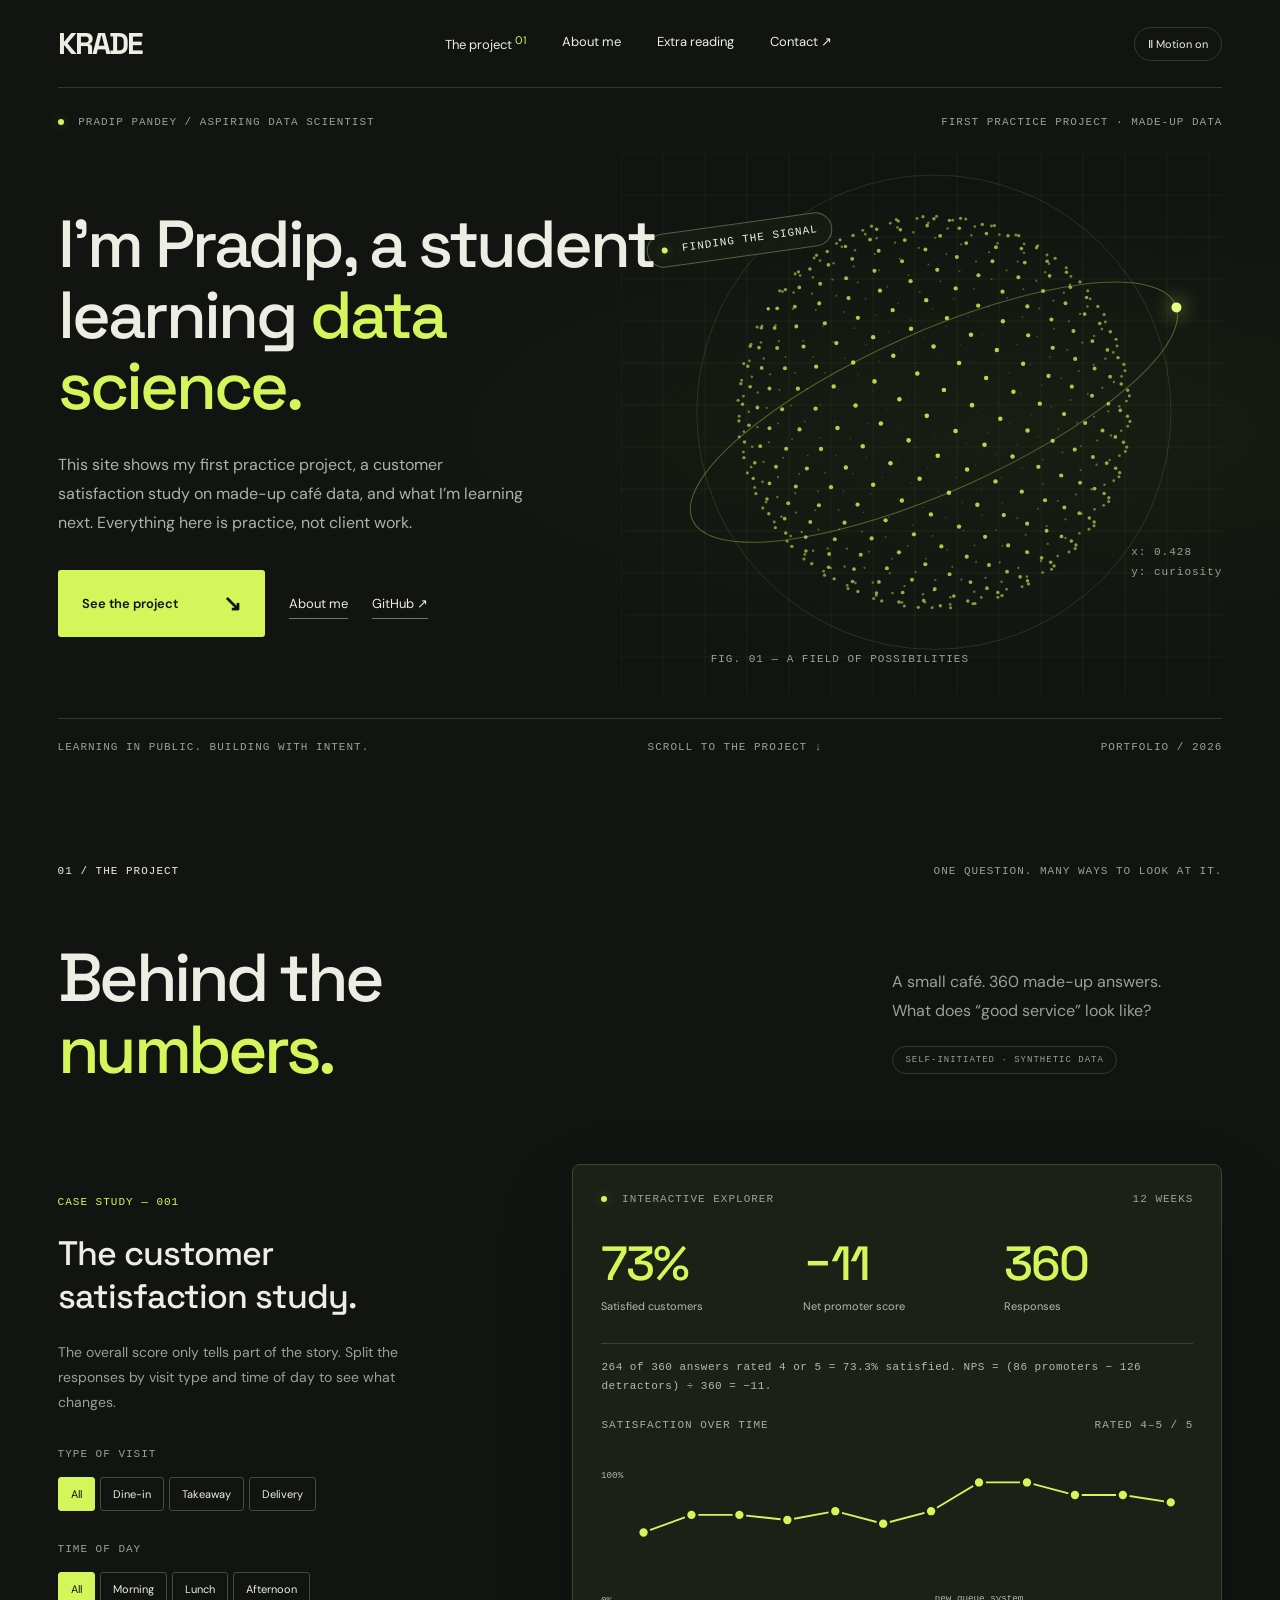
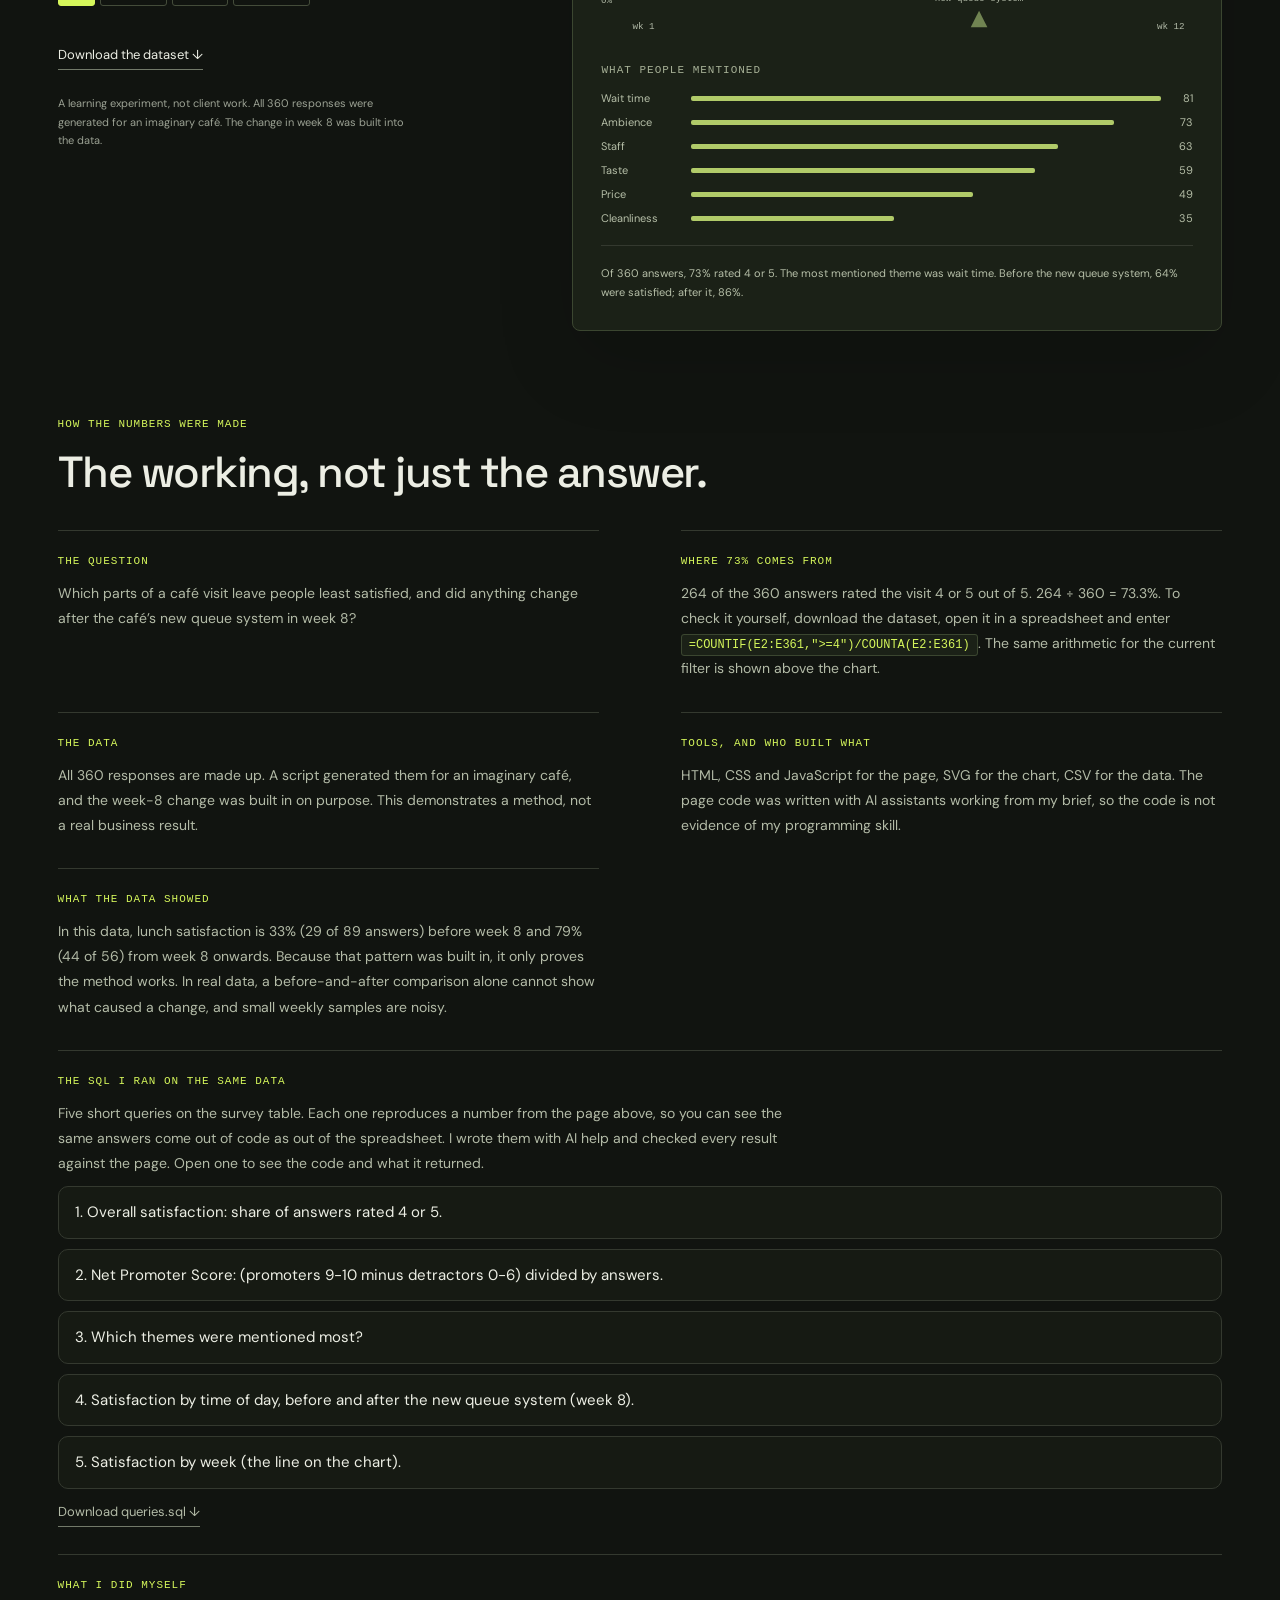
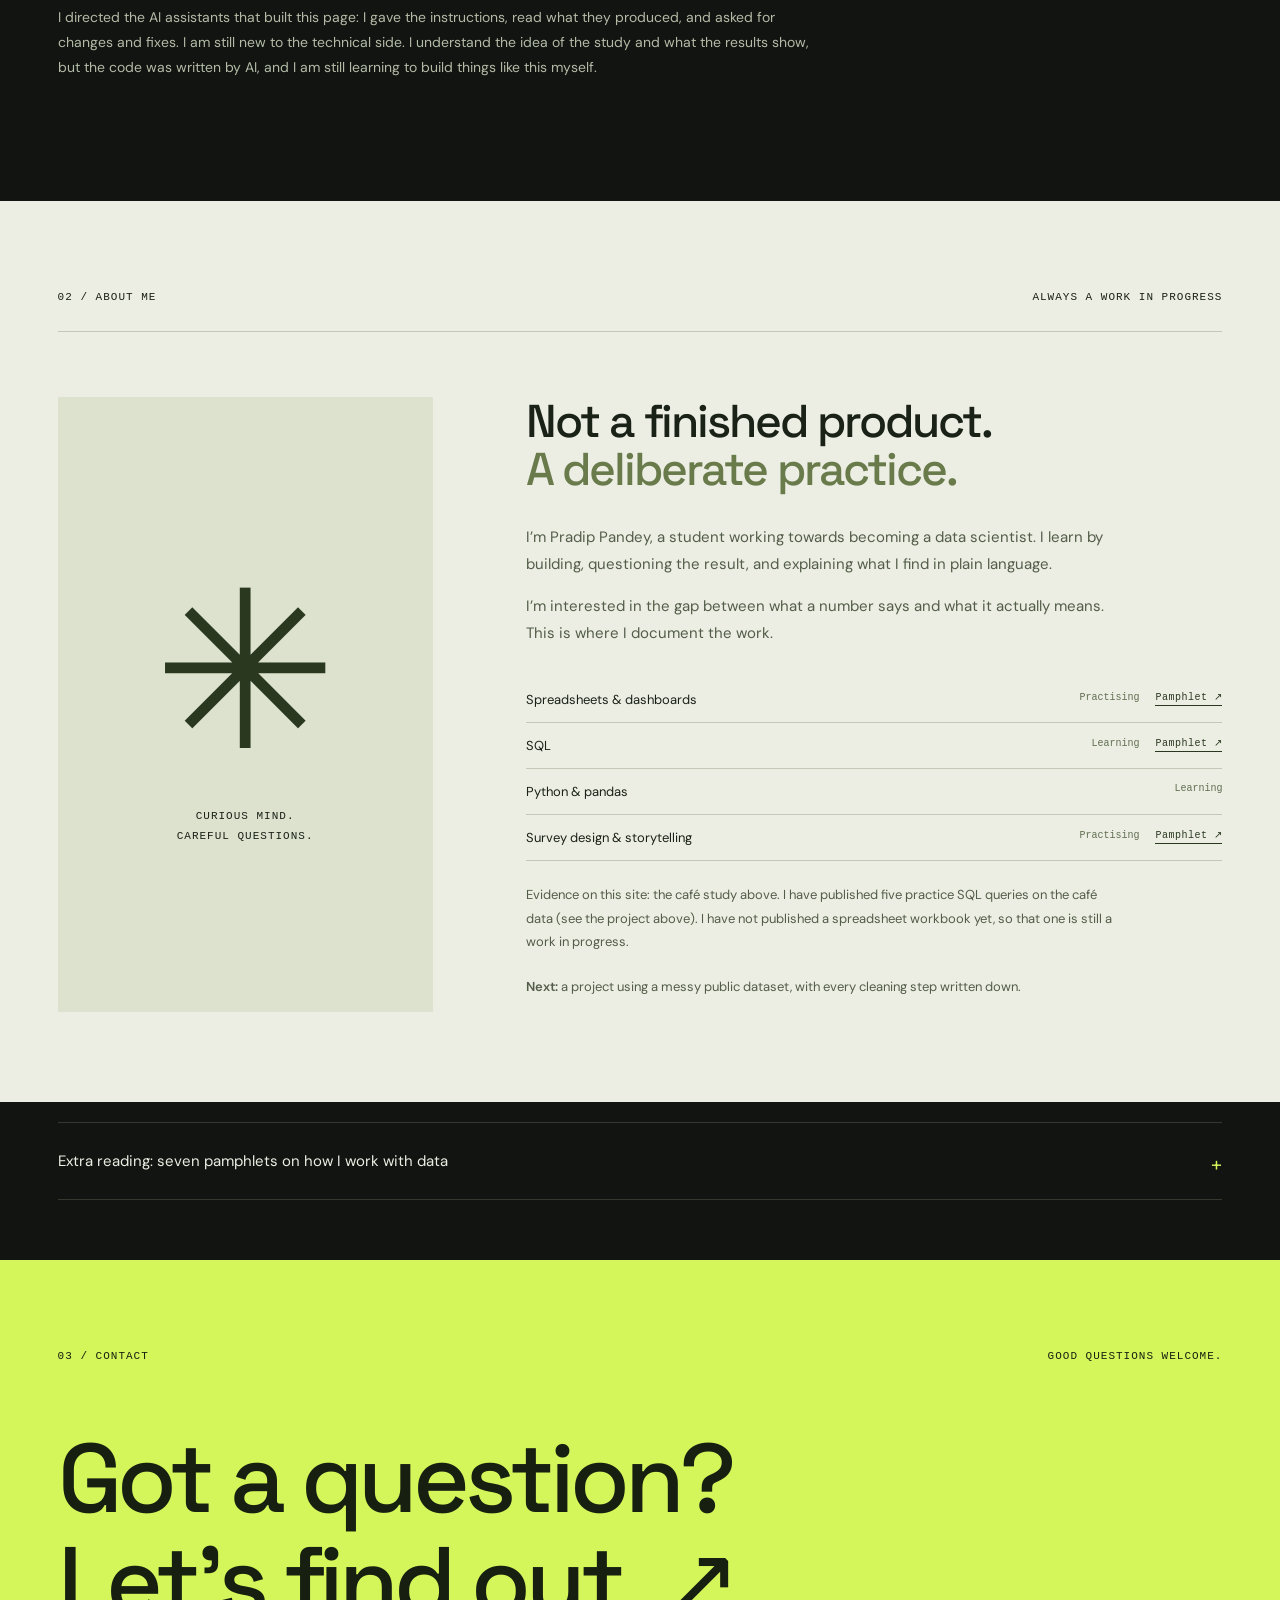
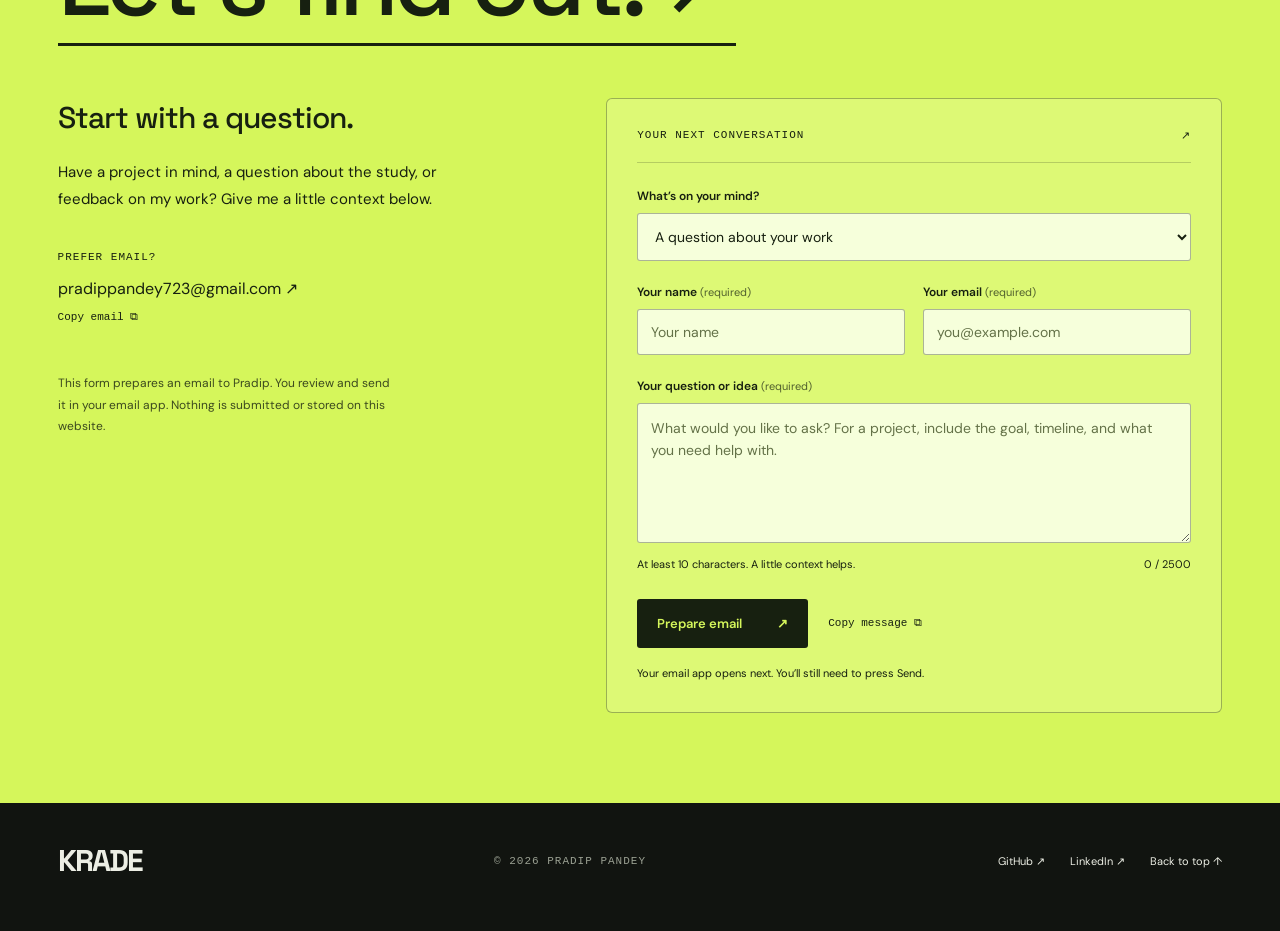
<file: krade-site-UPLOAD-THIS-v5/index.html>
<!doctype html><html lang="en"><head><meta charset="utf-8"><meta name="viewport" content="width=device-width, initial-scale=1"><meta name="theme-color" content="#111410"><meta http-equiv="Content-Security-Policy" content="default-src 'none'; script-src 'self'; style-src 'self'; font-src 'self'; img-src 'self' data:; connect-src 'self'; base-uri 'none'; form-action 'none'"><meta name="referrer" content="strict-origin-when-cross-origin"><title>KRADE — Pradip Pandey, learning data science</title><meta name="description" content="I'm Pradip, a student learning data science. Explore my first practice project, a customer satisfaction study on made-up café data, and see how I got the numbers."><meta property="og:type" content="website"><meta property="og:title" content="KRADE — Pradip Pandey, learning data science"><meta property="og:description" content="A student's first practice project: a customer satisfaction study on made-up café data, with the working shown."><meta name="twitter:card" content="summary"><meta name="twitter:title" content="KRADE — Pradip Pandey, learning data science"><link rel="icon" href="data:image/svg+xml,%3Csvg xmlns='http://www.w3.org/2000/svg' viewBox='0 0 64 64'%3E%3Crect width='64' height='64' rx='12' fill='%23111410'/%3E%3Ctext x='32' y='47' font-size='44' text-anchor='middle' fill='%23d5f65b' font-family='Arial'%3E%E2%9C%B3%3C/text%3E%3C/svg%3E"><link rel="stylesheet" href="style.css"></head><body><a class="skip" href="#work">Skip to the project</a>
<header><a class="brand" href="#top">KRADE</a><nav aria-label="Main navigation"><a href="#work">The project <sup>01</sup></a><a href="#about">About me</a><a href="#pamphlets">Extra reading</a><a href="#contact">Contact ↗</a></nav><button id="motion" aria-pressed="false" title="Pause animations">Ⅱ <span>Motion on</span></button></header>
<main><section class="hero" id="top"><div class="hero-top mono"><span><i class="dot"></i> PRADIP PANDEY / ASPIRING DATA SCIENTIST</span><span>FIRST PRACTICE PROJECT · MADE-UP DATA</span></div><div class="hero-grid"><div class="hero-copy"><h1>I’m Pradip, a student learning <em id="word">data science.</em></h1><p>This site shows my first practice project, a customer satisfaction study on made-up café data, and what I’m learning next. Everything here is practice, not client work.</p><a class="button" href="#work">See the project <span>↘</span></a><a class="text-link" href="#about">About me</a><a class="text-link" href="https://github.com/Krade02" target="_blank" rel="noreferrer">GitHub ↗</a></div><div class="sculpture" aria-label="Animated abstract data sphere"><canvas id="orb" aria-hidden="true"></canvas><div class="orbit-label mono"><span class="dot"></span> FINDING THE SIGNAL</div><div class="coordinate mono">x: <span id="coord">0.428</span><br>y: curiosity</div><div class="orb-caption mono">FIG. 01 — A FIELD OF POSSIBILITIES</div></div></div><div class="hero-base mono"><span>LEARNING IN PUBLIC. BUILDING WITH INTENT.</span><a href="#work">SCROLL TO THE PROJECT ↓</a><span>PORTFOLIO / 2026</span></div></section>

<section class="work section" id="work"><div class="section-head"><span class="eyebrow">01 / THE PROJECT</span><span class="mono muted">ONE QUESTION. MANY WAYS TO LOOK AT IT.</span></div><div class="work-title"><h2>Behind the<br><em>numbers.</em></h2><p>A small café. 360 made-up answers.<br>What does “good service” look like?<br><span class="tag">SELF-INITIATED · SYNTHETIC DATA</span></p></div><div class="project-grid"><div class="project-intro"><span class="mono accent">CASE STUDY — 001</span><h3>The customer<br>satisfaction study.</h3><p>The overall score only tells part of the story. Split the responses by visit type and time of day to see what changes.</p><div class="filters"><p class="filter-label" id="lbl-visit">TYPE OF VISIT</p><div id="chips-visit" role="group" aria-labelledby="lbl-visit"></div><p class="filter-label" id="lbl-time">TIME OF DAY</p><div id="chips-time" role="group" aria-labelledby="lbl-time"></div></div><a class="text-link" href="data/survey.csv" download>Download the dataset ↓</a><p class="disclaimer">A learning experiment, not client work. All 360 responses were generated for an imaginary café. The change in week 8 was built into the data.</p></div><div class="board"><div class="board-head mono"><span><i class="dot"></i> INTERACTIVE EXPLORER</span><span>12 WEEKS</span></div><div class="numbers" aria-live="polite"><div><strong id="n-csat">—</strong><span>Satisfied customers</span></div><div><strong id="n-nps">—</strong><span>Net promoter score</span></div><div><strong id="n-count">—</strong><span>Responses</span></div></div><p class="calc mono" id="calc" aria-live="polite"></p><div class="chart-head mono">SATISFACTION OVER TIME <span>RATED 4–5 / 5</span></div><svg id="trend" viewBox="0 0 640 210" role="img" aria-label="Satisfied share by week for the selected filters"></svg><div class="chart-head mono">WHAT PEOPLE MENTIONED</div><div id="themes"></div><p id="finding" aria-live="polite"></p></div></div>

<div class="homework" id="homework"><div class="hw-head"><span class="mono accent">HOW THE NUMBERS WERE MADE</span><h3>The working, not just the answer.</h3></div>
<div class="hw"><h4 class="mono">THE QUESTION</h4><p>Which parts of a café visit leave people least satisfied, and did anything change after the café’s new queue system in week 8?</p></div>
<div class="hw"><h4 class="mono">WHERE 73% COMES FROM</h4><p>264 of the 360 answers rated the visit 4 or 5 out of 5. 264 ÷ 360 = 73.3%. To check it yourself, download the dataset, open it in a spreadsheet and enter <code>=COUNTIF(E2:E361,"&gt;=4")/COUNTA(E2:E361)</code>. The same arithmetic for the current filter is shown above the chart.</p></div>
<div class="hw"><h4 class="mono">THE DATA</h4><p>All 360 responses are made up. A script generated them for an imaginary café, and the week-8 change was built in on purpose. This demonstrates a method, not a real business result.</p></div>
<div class="hw"><h4 class="mono">TOOLS, AND WHO BUILT WHAT</h4><p>HTML, CSS and JavaScript for the page, SVG for the chart, CSV for the data. The page code was written with AI assistants working from my brief, so the code is not evidence of my programming skill.</p></div>
<div class="hw"><h4 class="mono">WHAT THE DATA SHOWED</h4><p>In this data, lunch satisfaction is 33% (29 of 89 answers) before week 8 and 79% (44 of 56) from week 8 onwards. Because that pattern was built in, it only proves the method works. In real data, a before-and-after comparison alone cannot show what caused a change, and small weekly samples are noisy.</p></div>
<div class="hw hw--wide"><h4 class="mono">THE SQL I RAN ON THE SAME DATA</h4><p>Five short queries on the survey table. Each one reproduces a number from the page above, so you can see the same answers come out of code as out of the spreadsheet. I wrote them with AI help and checked every result against the page. Open one to see the code and what it returned.</p><details class="sqlq"><summary>1. Overall satisfaction: share of answers rated 4 or 5.</summary><p class="sqlq__note">Expect 264 of 360 = 73.3%.</p><pre><code>SELECT COUNT(*) AS answers,
       SUM(rating &gt;= 4) AS satisfied,
       ROUND(100.0 * SUM(rating &gt;= 4) / COUNT(*), 1) AS pct_satisfied
FROM survey;</code></pre><div class="sqlq__res"><table><thead><tr><th>answers</th><th>satisfied</th><th>pct_satisfied</th></tr></thead><tbody><tr><td>360</td><td>264</td><td>73.3</td></tr></tbody></table></div></details><details class="sqlq"><summary>2. Net Promoter Score: (promoters 9-10 minus detractors 0-6) divided by answers.</summary><p class="sqlq__note">Expect 86 promoters, 126 detractors, NPS -11.</p><pre><code>SELECT SUM(recommend_0_10 &gt;= 9) AS promoters,
       SUM(recommend_0_10 &lt;= 6) AS detractors,
       ROUND(100.0 * (SUM(recommend_0_10 &gt;= 9) - SUM(recommend_0_10 &lt;= 6)) / COUNT(*)) AS nps
FROM survey;</code></pre><div class="sqlq__res"><table><thead><tr><th>promoters</th><th>detractors</th><th>nps</th></tr></thead><tbody><tr><td>86</td><td>126</td><td>-11</td></tr></tbody></table></div></details><details class="sqlq"><summary>3. Which themes were mentioned most?</summary><pre><code>SELECT main_theme, COUNT(*) AS mentions
FROM survey
GROUP BY main_theme
ORDER BY mentions DESC;</code></pre><div class="sqlq__res"><table><thead><tr><th>main_theme</th><th>mentions</th></tr></thead><tbody><tr><td>Wait time</td><td>81</td></tr><tr><td>Ambience</td><td>73</td></tr><tr><td>Staff</td><td>63</td></tr><tr><td>Taste</td><td>59</td></tr><tr><td>Price</td><td>49</td></tr><tr><td>Cleanliness</td><td>35</td></tr></tbody></table></div></details><details class="sqlq"><summary>4. Satisfaction by time of day, before and after the new queue system (week 8).</summary><pre><code>SELECT daypart,
       CASE WHEN week &lt; 8 THEN &#x27;before wk 8&#x27; ELSE &#x27;from wk 8&#x27; END AS period,
       COUNT(*) AS answers,
       ROUND(100.0 * SUM(rating &gt;= 4) / COUNT(*), 1) AS pct_satisfied
FROM survey
GROUP BY daypart, period
ORDER BY daypart, period;</code></pre><div class="sqlq__res"><table><thead><tr><th>daypart</th><th>period</th><th>answers</th><th>pct_satisfied</th></tr></thead><tbody><tr><td>Afternoon</td><td>before wk 8</td><td>60</td><td>86.7</td></tr><tr><td>Afternoon</td><td>from wk 8</td><td>42</td><td>90.5</td></tr><tr><td>Lunch</td><td>before wk 8</td><td>89</td><td>32.6</td></tr><tr><td>Lunch</td><td>from wk 8</td><td>56</td><td>78.6</td></tr><tr><td>Morning</td><td>before wk 8</td><td>61</td><td>88.5</td></tr><tr><td>Morning</td><td>from wk 8</td><td>52</td><td>90.4</td></tr></tbody></table></div></details><details class="sqlq"><summary>5. Satisfaction by week (the line on the chart).</summary><pre><code>SELECT week,
       COUNT(*) AS answers,
       ROUND(100.0 * SUM(rating &gt;= 4) / COUNT(*), 1) AS pct_satisfied
FROM survey
GROUP BY week
ORDER BY week;</code></pre><div class="sqlq__res"><table><thead><tr><th>week</th><th>answers</th><th>pct_satisfied</th></tr></thead><tbody><tr><td>1</td><td>30</td><td>53.3</td></tr><tr><td>2</td><td>30</td><td>66.7</td></tr><tr><td>3</td><td>30</td><td>66.7</td></tr><tr><td>4</td><td>30</td><td>63.3</td></tr><tr><td>5</td><td>30</td><td>70</td></tr><tr><td>6</td><td>30</td><td>60</td></tr><tr><td>7</td><td>30</td><td>70</td></tr><tr><td>8</td><td>30</td><td>93.3</td></tr><tr><td>9</td><td>30</td><td>93.3</td></tr><tr><td>10</td><td>30</td><td>83.3</td></tr><tr><td>11</td><td>30</td><td>83.3</td></tr><tr><td>12</td><td>30</td><td>76.7</td></tr></tbody></table></div></details><p><a class="text-link" href="data/queries.sql" download>Download queries.sql ↓</a></p></div>
<div class="hw hw--wide"><h4 class="mono">WHAT I DID MYSELF</h4><p>I directed the AI assistants that built this page: I gave the instructions, read what they produced, and asked for changes and fixes. I am still new to the technical side. I understand the idea of the study and what the results show, but the code was written by AI, and I am still learning to build things like this myself.</p></div></div></section>

<section class="about section" id="about"><div class="section-head"><span class="eyebrow">02 / ABOUT ME</span><span class="mono">ALWAYS A WORK IN PROGRESS</span></div><div class="about-grid"><div class="identity"><div class="asterisk" aria-hidden="true">✳</div><span class="mono">CURIOUS MIND.<br>CAREFUL QUESTIONS.</span></div><div><h2>Not a finished product.<br><em>A deliberate practice.</em></h2><p>I’m Pradip Pandey, a student working towards becoming a data scientist. I learn by building, questioning the result, and explaining what I find in plain language.</p><p>I’m interested in the gap between what a number says and what it actually means. This is where I document the work.</p><div class="skills"><div><span>Spreadsheets & dashboards</span><span class="skill-end"><small>Practising</small><button type="button" class="mini-link" data-open="sheet">Pamphlet ↗</button></span></div><div><span>SQL</span><span class="skill-end"><small>Learning</small><button type="button" class="mini-link" data-open="sql">Pamphlet ↗</button></span></div><div><span>Python & pandas</span><span class="skill-end"><small>Learning</small></span></div><div><span>Survey design & storytelling</span><span class="skill-end"><small>Practising</small><button type="button" class="mini-link" data-open="collect">Pamphlet ↗</button></span></div></div><p class="skills-note">Evidence on this site: the café study above. I have published five practice SQL queries on the café data (see the project above). I have not published a spreadsheet workbook yet, so that one is still a work in progress.</p><p class="skills-note"><strong>Next:</strong> a project using a messy public dataset, with every cleaning step written down.</p></div></div></section>

<section class="pamphlets section" id="pamphlets-section"><details class="extra" id="pamphlets"><summary>Extra reading: seven pamphlets on how I work with data <span>+</span></summary>
<div class="extra-body"><p class="extra-intro">Optional. Each hand-drawn pamphlet is one stage of how I approach data work. Open one to see what it involves and what evidence for it is on this site.</p>
<div class="pam-bar"><div class="pam-filters" id="pam-filters" role="group" aria-label="Filter pamphlets by status"></div><p class="mono muted" id="pam-result" aria-live="polite"></p><p class="mono muted" id="seen-count" aria-live="polite">0 / 7 OPENED</p></div>
<ol class="pam-board" id="pam-board"></ol></div></details></section>

<section class="contact section" id="contact"><div class="section-head"><span class="eyebrow">03 / CONTACT</span><span class="mono">GOOD QUESTIONS WELCOME.</span></div><h2>Got a question?<br><a href="mailto:pradippandey723@gmail.com">Let’s find out. <span>↗</span></a></h2><div class="contact-grid"><div class="contact-intro"><h3>Start with a question.</h3><p>Have a project in mind, a question about the study, or feedback on my work? Give me a little context below.</p><div class="contact-route"><span class="mono">PREFER EMAIL?</span><a class="email" href="mailto:pradippandey723@gmail.com">pradippandey723@gmail.com ↗</a><button id="copy" type="button">Copy email ⧉</button><span id="copy-status" role="status"></span></div><p class="contact-note" id="contact-note">This form prepares an email to Pradip. You review and send it in your email app. Nothing is submitted or stored on this website.</p></div><form id="question-form"><div class="form-top"><span class="mono">YOUR NEXT CONVERSATION</span><span class="mono">↗</span></div><label for="question-topic">What’s on your mind?</label><select id="question-topic" name="topic"><option>A question about your work</option><option>A project or collaboration</option><option>Feedback on the portfolio</option><option>Something else</option></select><div class="form-pair"><div><label for="question-name">Your name <span>(required)</span></label><input id="question-name" name="name" autocomplete="name" maxlength="100" required placeholder="Your name"></div><div><label for="question-email">Your email <span>(required)</span></label><input id="question-email" name="email" type="email" autocomplete="email" maxlength="254" required placeholder="you@example.com"></div></div><label for="question-message">Your question or idea <span>(required)</span></label><textarea id="question-message" name="message" rows="5" minlength="10" maxlength="2500" required placeholder="What would you like to ask? For a project, include the goal, timeline, and what you need help with." aria-describedby="message-help message-count"></textarea><div class="message-meta"><span id="message-help">At least 10 characters. A little context helps.</span><span id="message-count">0 / 2500</span></div><div class="hp" aria-hidden="true"><label for="question-gotcha">Leave this field empty</label><input id="question-gotcha" name="_gotcha" tabindex="-1" autocomplete="off"></div><div class="form-actions"><button class="prepare-email" type="submit">Prepare email <span>↗</span></button><button id="copy-message" type="button">Copy message ⧉</button></div><p id="question-status" role="status" aria-live="polite">Your email app opens next. You’ll still need to press Send.</p><div id="email-draft" hidden><label for="draft-text">Your prepared message</label><textarea id="draft-text" readonly rows="7"></textarea><p>Copy this into your email app and send it to <strong>pradippandey723@gmail.com</strong>.</p></div></form></div></section></main>

<dialog id="viewer" aria-labelledby="v-title"><div class="v-wrap"><button type="button" class="v-close" id="v-close" aria-label="Close pamphlet">✕</button><figure class="v-figure"><img id="v-img" alt="" width="1600" height="1000"><figcaption class="mono" id="v-cap"></figcaption></figure><div class="v-body"><span class="mono accent" id="v-kicker"></span><h3 id="v-title"></h3><span class="pill" id="v-status"></span><p id="v-text"></p><p class="mono v-label" id="v-list-label"></p><ul id="v-list"></ul><p class="mono v-label">EVIDENCE ON THIS SITE</p><p id="v-evidence"></p><div class="v-actions"><a class="button v-live" id="v-live" href="#work"><span id="v-live-text">Open</span><span>↘</span></a><button type="button" class="v-ask" id="v-ask">Ask me about this ↗</button></div></div><div class="v-nav"><button type="button" id="v-prev">← Previous</button><span class="mono" id="v-count" aria-live="polite"></span><button type="button" id="v-next">Next →</button></div></div></dialog>

<footer><a class="brand" href="#top">KRADE</a><span class="mono">© 2026 PRADIP PANDEY</span><div><a href="https://github.com/Krade02" target="_blank" rel="noreferrer">GitHub ↗</a><a href="https://www.linkedin.com/in/pradip-pandey-987657213/" target="_blank" rel="noreferrer">LinkedIn ↗</a><a href="#top">Back to top ↑</a></div></footer><script id="survey-data" type="application/json">{"visits":["Dine-in","Takeaway","Delivery"],"dayparts":["Morning","Lunch","Afternoon"],"themes":["Wait time","Taste","Price","Cleanliness","Staff","Ambience"],"rows":[[1,0,2,4,7,0],[1,1,1,3,5,3],[1,0,1,3,4,3],[1,0,2,4,9,5],[1,2,1,3,4,0],[1,0,1,4,7,5],[1,0,2,4,8,4],[1,1,1,3,6,0],[1,2,1,3,4,4],[1,1,1,3,6,4],[1,1,1,3,6,4],[1,0,2,4,8,0],[1,1,2,4,6,0],[1,1,0,4,7,4],[1,1,1,3,4,0],[1,0,2,4,8,3],[1,2,2,4,8,3],[1,1,1,3,4,0],[1,0,1,3,4,0],[1,0,2,4,6,1],[1,2,0,4,7,5],[1,0,2,4,8,4],[1,0,2,4,6,5],[1,2,1,3,5,1],[1,0,2,4,6,3],[1,0,2,4,7,0],[1,0,2,3,5,5],[1,2,0,3,6,0],[1,2,1,3,4,4],[1,1,1,4,7,5],[2,0,1,4,7,5],[2,0,1,3,5,5],[2,1,1,4,9,2],[2,0,2,3,4,5],[2,2,1,3,5,2],[2,0,2,4,7,5],[2,1,0,3,4,1],[2,0,2,4,9,4],[2,0,0,5,9,5],[2,1,1,3,5,4],[2,2,1,3,6,4],[2,1,1,3,6,0],[2,0,2,4,8,5],[2,0,1,4,9,0],[2,0,2,5,10,1],[2,0,0,4,8,3],[2,0,1,3,6,2],[2,2,0,4,6,5],[2,1,2,5,9,3],[2,1,2,5,9,5],[2,2,1,3,5,0],[2,1,0,4,8,5],[2,0,1,4,6,0],[2,2,2,4,8,5],[2,0,1,4,8,5],[2,0,1,3,6,1],[2,0,0,5,10,1],[2,1,0,4,9,2],[2,0,0,4,6,1],[2,0,0,4,9,2],[3,1,1,3,5,0],[3,0,0,4,6,1],[3,0,0,4,8,1],[3,2,0,4,7,3],[3,0,1,3,5,0],[3,0,0,5,10,4],[3,1,2,5,10,5],[3,0,2,3,5,1],[3,0,1,4,8,0],[3,1,1,3,6,3],[3,1,1,3,5,0],[3,1,2,5,10,0],[3,0,0,4,8,3],[3,1,0,4,7,1],[3,1,1,4,6,1],[3,1,1,3,6,0],[3,0,2,4,9,0],[3,0,2,4,6,4],[3,0,0,4,8,0],[3,1,1,4,8,5],[3,0,1,3,5,3],[3,0,1,4,7,4],[3,2,1,3,6,0],[3,1,1,4,9,2],[3,0,2,5,10,1],[3,1,2,5,10,5],[3,1,1,3,4,1],[3,2,0,4,7,1],[3,0,1,4,6,1],[3,2,1,3,4,0],[4,0,1,3,4,1],[4,0,0,4,6,4],[4,1,2,4,7,0],[4,1,2,4,9,2],[4,2,0,3,4,1],[4,0,1,4,9,1],[4,0,2,5,10,3],[4,1,0,4,8,0],[4,1,0,4,8,4],[4,2,0,3,5,2],[4,0,0,5,9,3],[4,1,0,3,4,2],[4,2,2,3,6,4],[4,1,0,4,8,3],[4,0,1,3,3,5],[4,2,1,4,7,4],[4,1,1,3,5,5],[4,2,0,4,6,3],[4,0,0,4,9,5],[4,0,2,4,7,2],[4,0,1,4,8,1],[4,0,1,3,5,2],[4,2,1,2,2,2],[4,0,2,5,9,4],[4,1,2,4,7,5],[4,1,0,4,9,4],[4,2,1,3,5,1],[4,1,2,4,8,1],[4,0,1,3,5,3],[4,1,0,4,8,0],[5,2,1,2,4,0],[5,0,2,4,8,1],[5,2,2,4,8,5],[5,1,0,5,10,4],[5,0,1,4,9,3],[5,1,1,3,4,0],[5,1,1,3,6,3],[5,0,1,3,4,5],[5,0,0,4,8,1],[5,0,0,4,7,4],[5,0,2,3,6,5],[5,0,0,4,8,5],[5,0,0,4,7,0],[5,0,2,4,6,3],[5,2,0,4,8,0],[5,0,1,4,6,4],[5,1,0,4,8,0],[5,0,0,4,6,3],[5,1,2,4,7,0],[5,0,2,4,6,5],[5,2,0,4,7,0],[5,0,1,3,6,5],[5,2,1,2,2,4],[5,2,1,2,3,1],[5,0,2,4,7,5],[5,0,1,4,8,0],[5,0,0,4,7,4],[5,2,0,4,8,0],[5,0,1,3,4,4],[5,0,1,4,6,4],[6,2,0,4,7,4],[6,0,1,3,7,0],[6,1,1,3,6,1],[6,0,0,5,9,1],[6,0,1,3,7,5],[6,2,0,3,6,2],[6,1,2,4,7,4],[6,0,0,4,9,2],[6,1,1,3,6,2],[6,0,1,4,8,5],[6,1,2,4,7,4],[6,0,2,5,9,0],[6,1,1,3,6,0],[6,0,0,5,9,5],[6,0,1,4,6,0],[6,2,2,3,6,5],[6,0,1,3,4,3],[6,1,0,5,10,1],[6,1,0,4,7,2],[6,1,0,3,6,4],[6,0,2,4,6,2],[6,2,1,3,5,0],[6,1,0,5,9,4],[6,1,0,5,10,1],[6,2,2,3,4,3],[6,0,1,4,9,5],[6,0,1,4,7,3],[6,0,0,5,10,1],[6,0,2,5,10,5],[6,0,1,3,5,2],[7,1,2,4,8,1],[7,1,2,4,8,5],[7,1,2,4,8,0],[7,0,1,3,4,4],[7,1,1,3,4,0],[7,1,1,3,4,4],[7,1,0,4,7,1],[7,2,1,3,3,4],[7,1,1,4,8,2],[7,0,0,4,6,5],[7,0,1,4,9,0],[7,1,0,5,9,4],[7,1,2,4,7,2],[7,0,0,4,9,5],[7,2,0,4,8,1],[7,0,0,5,9,2],[7,2,1,3,6,5],[7,1,1,3,6,0],[7,0,2,5,10,2],[7,0,0,4,7,4],[7,0,2,4,7,1],[7,0,1,4,9,1],[7,1,2,3,4,2],[7,0,2,5,10,1],[7,0,1,3,4,2],[7,0,1,4,8,5],[7,0,1,3,6,1],[7,2,1,4,9,5],[7,2,2,4,6,0],[7,1,2,4,8,4],[8,0,2,4,7,0],[8,0,0,4,7,4],[8,0,0,5,10,5],[8,1,0,5,9,5],[8,0,1,4,7,1],[8,2,2,3,5,4],[8,0,2,4,7,5],[8,0,1,4,8,2],[8,0,2,5,10,2],[8,1,0,5,10,5],[8,2,2,4,8,0],[8,0,0,4,9,2],[8,1,1,4,8,4],[8,0,0,4,7,1],[8,0,1,5,9,4],[8,0,2,5,9,5],[8,1,1,4,8,5],[8,0,0,5,10,0],[8,0,2,4,7,2],[8,1,1,4,8,2],[8,0,0,4,9,4],[8,0,0,4,8,2],[8,1,2,4,6,0],[8,0,2,5,9,1],[8,0,1,4,8,5],[8,1,2,4,7,5],[8,2,1,4,7,2],[8,1,1,3,4,2],[8,1,2,4,7,1],[8,2,2,4,8,4],[9,1,2,4,6,2],[9,0,0,4,6,2],[9,0,0,5,10,1],[9,1,1,4,7,5],[9,0,1,4,8,0],[9,0,1,4,7,2],[9,0,2,4,9,0],[9,0,2,4,8,4],[9,1,0,4,7,0],[9,1,0,3,4,3],[9,0,0,4,7,0],[9,0,0,5,9,2],[9,0,1,4,8,3],[9,0,1,4,8,0],[9,0,0,5,10,2],[9,0,2,4,8,0],[9,0,2,4,9,0],[9,0,2,4,7,5],[9,2,2,4,8,0],[9,0,1,4,7,1],[9,0,1,4,7,1],[9,2,0,3,5,0],[9,1,1,4,6,5],[9,0,1,5,9,0],[9,0,1,4,7,5],[9,0,1,5,10,5],[9,0,2,4,7,4],[9,0,1,4,7,5],[9,0,1,4,8,2],[9,1,1,4,8,2],[10,2,0,4,9,1],[10,1,2,5,10,1],[10,1,1,3,5,3],[10,0,1,5,9,4],[10,2,2,3,4,2],[10,0,1,4,8,5],[10,1,0,4,7,0],[10,0,0,4,7,5],[10,0,2,4,8,5],[10,0,0,5,10,3],[10,0,2,4,7,1],[10,1,0,4,8,4],[10,2,0,4,7,4],[10,0,0,5,10,4],[10,1,0,4,7,5],[10,1,2,4,7,3],[10,0,0,4,7,0],[10,0,0,4,7,0],[10,2,0,4,8,0],[10,0,0,4,6,1],[10,0,1,3,3,2],[10,0,0,5,9,4],[10,0,1,3,4,1],[10,1,0,4,6,0],[10,0,1,4,9,5],[10,0,0,5,10,5],[10,1,0,3,4,5],[10,0,1,4,8,4],[10,0,2,4,7,1],[10,0,2,4,8,2],[11,0,2,4,7,5],[11,2,1,4,6,1],[11,1,0,3,5,0],[11,1,1,3,5,4],[11,0,2,3,6,0],[11,2,1,4,7,3],[11,0,1,5,10,1],[11,2,1,4,7,1],[11,1,0,4,8,3],[11,0,0,5,10,0],[11,1,1,4,8,0],[11,0,1,4,7,5],[11,0,1,4,8,4],[11,0,2,5,10,3],[11,0,2,4,7,1],[11,2,1,4,7,1],[11,1,2,4,8,5],[11,2,1,4,8,0],[11,0,1,5,9,1],[11,0,0,5,10,2],[11,2,0,4,8,1],[11,2,1,4,7,4],[11,0,0,4,7,0],[11,0,0,4,6,5],[11,0,0,5,10,5],[11,2,2,4,8,2],[11,0,0,4,7,4],[11,0,2,5,9,5],[11,2,1,3,5,4],[11,0,1,3,4,3],[12,1,1,4,6,3],[12,0,2,5,8,2],[12,0,0,4,7,1],[12,0,0,4,8,0],[12,0,2,4,8,5],[12,0,2,4,8,0],[12,2,1,3,5,1],[12,0,2,3,6,4],[12,0,1,4,8,2],[12,2,2,4,7,4],[12,0,1,3,5,0],[12,1,1,3,7,4],[12,0,2,5,9,5],[12,0,0,5,10,4],[12,0,2,4,9,5],[12,2,0,3,6,2],[12,0,1,4,6,3],[12,2,0,4,9,2],[12,1,1,5,10,3],[12,2,1,3,5,4],[12,0,1,4,7,2],[12,2,1,4,9,0],[12,1,1,3,5,0],[12,0,0,5,10,0],[12,0,0,4,7,4],[12,0,0,5,10,0],[12,0,2,5,10,0],[12,0,1,4,7,4],[12,1,0,4,8,0],[12,2,0,4,6,0]]}</script><script src="script.js"></script><script src="pamphlets.js"></script></body></html>
</file>
<file: krade-site-UPLOAD-THIS-v5/style.css>
@font-face{font-family:'DM Sans';font-style:normal;font-weight:400;font-display:swap;src:url(assets/fonts/dm-sans-latin-400-normal.woff2) format('woff2');unicode-range:U+0000-00FF,U+0131,U+0152-0153,U+02BB-02BC,U+02C6,U+02DA,U+02DC,U+0304,U+0308,U+0329,U+2000-206F,U+20AC,U+2122,U+2191,U+2193,U+2212,U+2215,U+FEFF,U+FFFD}
@font-face{font-family:'DM Sans';font-style:normal;font-weight:500;font-display:swap;src:url(assets/fonts/dm-sans-latin-500-normal.woff2) format('woff2');unicode-range:U+0000-00FF,U+0131,U+0152-0153,U+02BB-02BC,U+02C6,U+02DA,U+02DC,U+0304,U+0308,U+0329,U+2000-206F,U+20AC,U+2122,U+2191,U+2193,U+2212,U+2215,U+FEFF,U+FFFD}
@font-face{font-family:'DM Sans';font-style:normal;font-weight:600;font-display:swap;src:url(assets/fonts/dm-sans-latin-600-normal.woff2) format('woff2');unicode-range:U+0000-00FF,U+0131,U+0152-0153,U+02BB-02BC,U+02C6,U+02DA,U+02DC,U+0304,U+0308,U+0329,U+2000-206F,U+20AC,U+2122,U+2191,U+2193,U+2212,U+2215,U+FEFF,U+FFFD}
@font-face{font-family:'DM Sans';font-style:normal;font-weight:700;font-display:swap;src:url(assets/fonts/dm-sans-latin-700-normal.woff2) format('woff2');unicode-range:U+0000-00FF,U+0131,U+0152-0153,U+02BB-02BC,U+02C6,U+02DA,U+02DC,U+0304,U+0308,U+0329,U+2000-206F,U+20AC,U+2122,U+2191,U+2193,U+2212,U+2215,U+FEFF,U+FFFD}
@font-face{font-family:'Space Grotesk';font-style:normal;font-weight:400;font-display:swap;src:url(assets/fonts/space-grotesk-latin-400-normal.woff2) format('woff2');unicode-range:U+0000-00FF,U+0131,U+0152-0153,U+02BB-02BC,U+02C6,U+02DA,U+02DC,U+0304,U+0308,U+0329,U+2000-206F,U+20AC,U+2122,U+2191,U+2193,U+2212,U+2215,U+FEFF,U+FFFD}
@font-face{font-family:'Space Grotesk';font-style:normal;font-weight:500;font-display:swap;src:url(assets/fonts/space-grotesk-latin-500-normal.woff2) format('woff2');unicode-range:U+0000-00FF,U+0131,U+0152-0153,U+02BB-02BC,U+02C6,U+02DA,U+02DC,U+0304,U+0308,U+0329,U+2000-206F,U+20AC,U+2122,U+2191,U+2193,U+2212,U+2215,U+FEFF,U+FFFD}
@font-face{font-family:'Space Grotesk';font-style:normal;font-weight:600;font-display:swap;src:url(assets/fonts/space-grotesk-latin-600-normal.woff2) format('woff2');unicode-range:U+0000-00FF,U+0131,U+0152-0153,U+02BB-02BC,U+02C6,U+02DA,U+02DC,U+0304,U+0308,U+0329,U+2000-206F,U+20AC,U+2122,U+2191,U+2193,U+2212,U+2215,U+FEFF,U+FFFD}
@font-face{font-family:'Space Grotesk';font-style:normal;font-weight:700;font-display:swap;src:url(assets/fonts/space-grotesk-latin-700-normal.woff2) format('woff2');unicode-range:U+0000-00FF,U+0131,U+0152-0153,U+02BB-02BC,U+02C6,U+02DA,U+02DC,U+0304,U+0308,U+0329,U+2000-206F,U+20AC,U+2122,U+2191,U+2193,U+2212,U+2215,U+FEFF,U+FFFD}
:root{--bg:#111410;--paper:#eceee4;--lime:#d5f65b;--muted:#9bA193;--line:#34392f}*{box-sizing:border-box}html{scroll-behavior:smooth;scroll-padding-top:90px}body{margin:0;background:var(--bg);color:var(--paper);font-family:'DM Sans',Arial,sans-serif}a{color:inherit;text-decoration:none}button{font:inherit;cursor:pointer}button,a{-webkit-tap-highlight-color:transparent}a:focus-visible,button:focus-visible,summary:focus-visible{outline:2px solid var(--lime);outline-offset:6px}button{color:inherit}::selection{background:var(--lime);color:var(--bg)}.mono,.eyebrow,.filter-label{font-family:monospace;font-size:11px;letter-spacing:1px}.muted{color:var(--muted)}.accent{color:var(--lime)}.skip{position:fixed;left:20px;top:-60px;z-index:10;background:var(--lime);color:#111;padding:12px}.skip:focus{top:10px}header{height:88px;display:flex;align-items:center;justify-content:space-between;border-bottom:1px solid var(--line);margin:0 4.5%;gap:20px}.brand{font-family:'Space Grotesk',sans-serif;font-weight:700;font-size:30px;letter-spacing:-2px}.brand span{font:12px Arial;vertical-align:top;display:inline-block;margin:5px}nav{display:flex;gap:36px;font-size:13px}nav a:hover,.text-link:hover{color:var(--lime)}sup{color:var(--lime);font-size:11px}#motion{background:none;border:1px solid var(--line);border-radius:30px;padding:9px 13px;font-size:11px}.hero{padding:28px 4.5% 0;overflow:hidden;background:radial-gradient(ellipse at 80% 50%,#252c1960,transparent 48%)}.hero-top,.hero-base{display:flex;justify-content:space-between;gap:20px;color:var(--muted)}.dot{width:6px;height:6px;display:inline-block;border-radius:100%;background:var(--lime);margin-right:7px;box-shadow:0 0 12px #d5f65455}.hero-grid{display:grid;grid-template-columns:1.15fr 1fr;align-items:center;min-height:590px}.hero-copy{position:relative;z-index:1;padding:50px 0}h1,h2,h3,p{margin-top:0}h1,h2,h3{font-family:'Space Grotesk',sans-serif;font-weight:500}h1{font-size:clamp(65px,7.8vw,120px);line-height:1.02;letter-spacing:-7px;margin-bottom:30px}em{font-style:normal;color:var(--lime)}.hero-copy p{color:#aeb3a5;font-size:16px;line-height:1.8;max-width:420px;margin-bottom:32px}.button{display:inline-flex;align-items:center;justify-content:space-between;gap:45px;background:var(--lime);color:#111410;padding:19px 24px;border-radius:3px;font-weight:600;font-size:13px;transition:transform .2s}.button:hover{transform:translateY(-4px)}.button span{font-size:22px}.hero-copy .text-link{margin-left:24px;font-size:13px}.sculpture{height:540px;position:relative;margin-left:-60px}canvas{width:100%;height:100%;display:block}.orbit-label{position:absolute;top:70px;left:25px;border:1px solid #56603e;border-radius:25px;padding:10px 14px;background:#171c14b8;transform:rotate(-8deg)}.coordinate{position:absolute;right:0;bottom:110px;line-height:1.8;color:var(--muted)}.orb-caption{position:absolute;bottom:28px;left:90px;color:var(--muted);font-size:11px}.hero-base{padding:22px 0;border-top:1px solid var(--line);font-size:11px}@keyframes ticker{to{transform:translateX(-50%)}}.section{padding:90px 4.5%}.section-head{display:flex;align-items:center;justify-content:space-between;gap:25px;margin-bottom:65px}.eyebrow{font-size:11px}.work-title{display:flex;align-items:center;justify-content:space-between;margin-bottom:48px}h2{font-size:clamp(42px,5.3vw,76px);line-height:1.06;letter-spacing:-3.5px;margin-bottom:30px}.work-title p{font-size:16px;line-height:1.8;color:var(--muted);width:330px}.tag{font:9px monospace;letter-spacing:1px;display:inline-block;padding:8px 12px;border:1px solid var(--line);border-radius:20px;margin-top:20px}.project-grid{display:grid;grid-template-columns:.8fr 1.2fr;gap:7%}.project-intro{padding-top:25px}h3{font-size:34px;letter-spacing:-1px;margin:22px 0}.project-intro p{color:var(--muted);font-size:14px;line-height:1.8;max-width:380px}.filters{margin:30px 0}.filter-label{margin:22px 0 12px!important;font-size:11px!important}.chip{border:1px solid #444c3a;padding:9px 12px;margin:0 5px 7px 0;border-radius:3px;font-size:11px;background:transparent}.chip[aria-pressed=true]{background:var(--lime);color:var(--bg);border-color:var(--lime)}.chip:hover{border-color:var(--lime)}.text-link{font-size:13px;border-bottom:1px solid #727969;padding-bottom:6px}.project-intro .disclaimer{font-size:11px;line-height:1.7;margin-top:30px;max-width:360px}.board{border:1px solid #3b4630;border-radius:8px;background:#1b2117;padding:28px;box-shadow:0 30px 80px #0002}.board-head{display:flex;justify-content:space-between;color:var(--muted);font-size:11px}.numbers{display:grid;grid-template-columns:repeat(3,1fr);padding:28px 0;border-bottom:1px solid #3b4233;gap:12px}.numbers strong{font-family:'Space Grotesk';font-size:48px;font-weight:500;color:var(--lime);display:block;letter-spacing:-2px}.numbers span{font-size:11px;color:#b3bba7}.chart-head{display:flex;justify-content:space-between;font-size:11px;color:#a6b096;margin:24px 0 15px}.chart-head span{font-size:11px}#trend{width:100%;display:block;overflow:visible}.trend__path{fill:none;stroke:var(--lime);stroke-width:2}.trend__dot{fill:var(--lime);stroke:#1b2117;stroke-width:3}.trend__text{font:10px monospace;fill:#b0b8a6}.trend__mark{fill:#718452}.theme{display:grid;grid-template-columns:80px 1fr 22px;align-items:center;gap:10px;margin:10px 0;font-size:11px;color:#b5bea7}.theme__bar{height:5px;background:#b1cb69;display:block;border-radius:2px;transition:width .4s}.theme__n{text-align:right}#finding{font-size:11px;color:#b5bea7;line-height:1.7;border-top:1px solid var(--line);padding-top:18px;margin:20px 0 0}.notes{margin-top:45px;border-top:1px solid var(--line)}details{border-bottom:1px solid var(--line)}summary{cursor:pointer;padding:23px 0;list-style:none;font-size:13px}summary span{float:right;color:var(--lime);font-size:20px}details p{max-width:850px;color:var(--muted);font-size:14px;line-height:1.8;padding-bottom:20px}.about{background:var(--paper);color:#1a2116}.about .section-head{border-bottom:1px solid #c3c8b9;padding-bottom:28px}.about-grid{display:grid;grid-template-columns:.7fr 1.3fr;gap:8%}.identity{background:#dce2ce;min-height:400px;display:flex;flex-direction:column;align-items:center;justify-content:center;gap:25px}.asterisk{font-family:Arial;font-size:220px;line-height:1;color:#2a3820;animation:spin 50s linear infinite}@keyframes spin{to{transform:rotate(360deg)}}.identity .mono{text-align:center;line-height:1.8}.about h2{font-size:46px;letter-spacing:-2px}.about em{color:#697a4b}.about p{font-size:15px;line-height:1.8;max-width:590px;color:#535d49}.skills{margin-top:30px}.skills div{display:flex;justify-content:space-between;padding:14px 0;border-bottom:1px solid #c3c8b9;font-size:13px}.skills small{font:10px monospace;color:#606e50}.next{border-top:1px solid var(--line);padding-top:25px;display:flex;justify-content:space-between;color:var(--muted);font-size:11px}.contact{background:var(--lime);color:#172010}.contact h2{font-size:clamp(50px,7.6vw,110px);letter-spacing:-5px}.contact h2 a{border-bottom:3px solid #172010}.contact h2 span{display:inline-block;transition:transform .3s}.contact h2 a:hover span{transform:translate(12px,-12px)}.email{display:block;font-size:18px}.contact button{border:none;padding:12px 0;background:none;font:11px monospace}.contact a:focus-visible,.contact button:focus-visible{outline-color:#172010}#copy-status{font-size:11px;margin-left:15px}footer{padding:38px 4.5%;display:flex;justify-content:space-between;align-items:center;gap:20px}footer .mono{font-size:11px;color:var(--muted)}footer div{display:flex;gap:25px;font-size:11px}.paused *{animation-play-state:paused!important}.paused{scroll-behavior:auto}@media(prefers-reduced-motion:reduce){html{scroll-behavior:auto}*{animation:none!important;transition:none!important}}@media(min-width:1600px){.hero-grid{min-height:700px}.sculpture{height:650px}}@media(max-width:850px){header{height:75px}nav{gap:18px}#motion span{display:none}.hero-top>span:last-child{display:none}.hero-grid{min-height:520px}h1{font-size:72px;letter-spacing:-4px}.sculpture{height:420px;margin-left:-90px}.orbit-label{top:30px;font-size:11px}.coordinate{display:none}.orb-caption{left:60px;font-size:11px}.hero-copy p{font-size:14px}.hero-copy .text-link{display:inline-block;margin:24px 0 0 20px}.section{padding:65px 5%}.section-head{margin-bottom:45px}.section-head>.mono{display:none}.project-grid{gap:5%;grid-template-columns:1fr 1.2fr}.board{padding:18px}.numbers strong{font-size:36px}.about h2{font-size:36px}.work-title p{width:260px}.about-grid{gap:5%}.identity{min-height:330px}.asterisk{font-size:160px}footer div{gap:14px}}@media(max-width:600px){header{margin:0 5%;gap:10px}.brand{font-size:24px}nav{gap:16px;font-size:11px}nav a:nth-child(2){display:none}.hero{padding:25px 5% 0}.hero-top{font-size:11px}.hero-grid{display:flex;flex-direction:column;align-items:stretch}.hero-copy{padding:45px 0 0}h1{font-size:69px;letter-spacing:-4px;margin-bottom:25px}.hero-copy p{max-width:340px}.sculpture{height:350px;margin:0}.orbit-label{top:35px;left:5px}.orb-caption{bottom:12px;left:65px}.hero-base{font-size:11px}.hero-base>span:first-child{display:none}.work-title{display:block}.work-title p{width:auto;font-size:14px}.tag{margin-top:8px}h2{font-size:49px;letter-spacing:-2.5px}.project-grid{grid-template-columns:1fr;gap:25px}.project-intro{padding:0}.project-intro h3{font-size:32px}.board{padding:20px}.numbers strong{font-size:38px}.about-grid{grid-template-columns:1fr}.identity{min-height:250px;margin-bottom:30px;flex-direction:row;gap:40px}.asterisk{font-size:150px}.identity .mono{text-align:left;font-size:11px}.about h2{font-size:35px}.next{flex-direction:column;gap:16px;line-height:1.8}.contact h2{font-size:55px;letter-spacing:-3px}.contact .section-head{font-size:11px}.email{font-size:16px}footer{flex-wrap:wrap;padding:30px 5%;gap:25px}footer div{width:100%;justify-content:space-between}}
.contact-grid{display:grid;grid-template-columns:.85fr 1.15fr;gap:8%;margin-top:65px}.contact-intro h3{font-size:30px;margin-top:0}.contact-intro p{font-size:15px;line-height:1.8;max-width:400px}.contact-route{margin:38px 0}.contact-route .mono{display:block;margin-bottom:15px}.contact-route .email{font-size:16px;overflow-wrap:anywhere}.contact-intro .contact-note{font-size:12px;opacity:.8;max-width:340px}#question-form{border:1px solid #17201055;border-radius:6px;padding:30px;background:#edffac55;min-width:0}.form-top{display:flex;justify-content:space-between;border-bottom:1px solid #17201033;padding-bottom:20px;margin-bottom:25px}#question-form label{display:block;font-size:12px;font-weight:600;margin-bottom:9px}#question-form label span{font-weight:400;opacity:.7;font-size:11px}#question-form input,#question-form select,#question-form textarea{width:100%;color:#172010;background:#f6ffdb;border:1px solid #17201055;border-radius:3px;padding:13px;font:14px 'DM Sans',Arial,sans-serif;min-width:0}#question-form textarea{resize:vertical;line-height:1.6}#question-form input:focus,#question-form select:focus,#question-form textarea:focus{outline:2px solid #172010;outline-offset:2px}#question-form ::placeholder{color:#647248;opacity:1}.form-pair{display:grid;grid-template-columns:1fr 1fr;gap:18px;margin:23px 0}.message-meta{display:flex;justify-content:space-between;gap:15px;font-size:11px;line-height:1.6;margin-top:8px}.message-meta span:last-child{white-space:nowrap}.form-actions{display:flex;align-items:center;gap:20px;margin-top:25px}.contact .prepare-email{padding:16px 20px;background:#172010;color:#d5f65b;border-radius:3px;display:flex;justify-content:space-between;gap:35px;font:600 13px 'DM Sans',sans-serif}.prepare-email:hover{background:#344625}#question-status,#email-draft p{font-size:11px;line-height:1.7;margin:16px 0 0}#email-draft{border-top:1px solid #17201055;margin-top:20px;padding-top:20px}#draft-text{font-size:12px!important}@media(max-width:850px){.contact-grid{gap:5%;grid-template-columns:.8fr 1.2fr}#question-form{padding:22px}.form-pair{grid-template-columns:1fr}.contact-route .email{font-size:13px}.form-actions{gap:12px}}@media(max-width:600px){.contact-grid{grid-template-columns:1fr;margin-top:40px;gap:25px}.contact-route{margin:25px 0}.contact-route .email{font-size:16px}.form-actions{flex-wrap:wrap}.message-meta{font-size:11px}.contact-intro .contact-note{max-width:none}}

/* =====================================================================
   v2 additions: clearer intro, "how the numbers were made", extra reading
   (pamphlets + viewer). Tokens first, so they are easy to change.
   ===================================================================== */
:root{
  color-scheme:dark;
  --paper-blue:#eceff5;   /* the colour of the pamphlet paper */
  --ink:#1f2347;          /* the ink in the drawings */
  --ink-soft:#585f86;
  --panel:#1b2117;
  --panel-line:#3b4630;
}
[hidden]{display:none!important}
.hp{position:absolute;left:-9999px;width:1px;height:1px;overflow:hidden}

/* ---------- hero: a plain sentence says what this site is ---------- */
h1{font-size:clamp(40px,5.2vw,82px);line-height:1.06;letter-spacing:-3px;max-width:11.5em}
.hero-copy p{max-width:470px}

/* ---------- live arithmetic under the explorer numbers ---------- */
.calc{margin:14px 0 0;font-size:11px;line-height:1.7;color:#b3bba7;letter-spacing:.5px}

/* ---------- how the numbers were made ---------- */
.homework{display:grid;grid-template-columns:repeat(2,minmax(0,1fr));gap:0 7%;margin-top:80px}
.hw-head{grid-column:1/-1;margin-bottom:30px}
.hw-head h3{font-size:clamp(28px,3.4vw,44px);letter-spacing:-1.5px;margin:12px 0 0}
.hw{border-top:1px solid var(--line);padding:24px 0 30px;min-width:0}
.hw h4{margin:0 0 14px;font-size:11px;letter-spacing:1px;color:var(--lime);font-weight:400}
.hw p{margin:0;color:#b3bba7;font-size:14px;line-height:1.8;max-width:560px}
.hw code{font:12px monospace;color:var(--lime);background:var(--panel);border:1px solid var(--panel-line);border-radius:3px;padding:3px 7px;overflow-wrap:anywhere;word-break:break-word}
.hw--wide{grid-column:1/-1}
.hw--wide p{max-width:760px}
.skills-note{font-size:13px!important;margin-top:22px}
.skills-note strong{font-weight:600}

/* ---------- skill rows ---------- */
.mini-link{background:none;border:0;border-bottom:1px solid currentColor;padding:0 0 2px;margin-left:16px;font:10px monospace;letter-spacing:.5px;color:#2a3820}
.mini-link:hover{color:#000}
.skill-end{display:flex;align-items:baseline}

/* ---------- pill: status label, never colour alone ---------- */
.pill{--c:var(--lime);--on:#111410;display:inline-block;font:10px monospace;letter-spacing:1px;text-transform:uppercase;padding:6px 10px;border-radius:20px;border:1px solid var(--c);color:var(--c);white-space:nowrap}
.pill[data-s=live]{background:var(--c);color:var(--on)}
.pill[data-s=learning]{border-style:dashed}
.pill[data-s=next]{border-style:dotted;opacity:.85}

/* ---------- extra reading (collapsed by default) ---------- */
.pamphlets{padding-top:20px;padding-bottom:60px}
.extra{border-top:1px solid var(--line);border-bottom:1px solid var(--line)}
.extra summary{padding:28px 0;font-size:15px}
.extra-body{padding:6px 0 50px}
.extra-intro{margin:0 0 34px;max-width:560px;color:var(--muted);font-size:14px;line-height:1.8}
.pam-bar{display:flex;align-items:center;gap:20px 26px;flex-wrap:wrap;margin-bottom:40px}
.pam-filters{display:flex;flex-wrap:wrap}
.pam-bar p{margin:0}
.pam-bar #seen-count{margin-left:auto!important}
.pam-board{list-style:none;margin:0;padding:34px 0 10px;display:grid;grid-template-columns:repeat(12,minmax(0,1fr));gap:48px 30px;align-items:center;background-image:radial-gradient(#2c3226 1.2px,transparent 1.2px);background-size:24px 24px}
.pam{grid-column:span var(--span,4);position:relative;min-width:0}
.pam::before{content:"";position:absolute;z-index:2;top:-11px;left:50%;width:90px;height:24px;background:#d5f65bcc;transform:translateX(-50%) rotate(-2deg);pointer-events:none}
.pam__btn{display:block;width:100%;text-align:left;padding:10px 10px 0;background:var(--paper-blue);color:var(--ink);border:0;border-radius:3px;box-shadow:0 22px 50px #0007;transform:perspective(900px) rotate(var(--tilt,0deg)) rotateX(var(--rx,0deg)) rotateY(var(--ry,0deg));transition:transform .25s ease,box-shadow .25s ease}
.pam__btn:hover,.pam__btn:focus-visible{--tilt:0deg;transform:perspective(900px) translateY(-8px) rotateX(var(--rx,0deg)) rotateY(var(--ry,0deg));box-shadow:0 34px 70px #000a}
.pam__btn img{display:block;width:100%;height:auto;border-radius:2px}
.pam__cap{display:block;padding:14px 4px 16px}
.pam__kicker{display:flex;justify-content:space-between;align-items:center;gap:10px;font:10px monospace;letter-spacing:1px;color:var(--ink-soft);margin-bottom:8px}
.pam__title{display:block;font:500 clamp(22px,2.2vw,30px)/1.1 'Space Grotesk',sans-serif;letter-spacing:-1px}
.pam__foot{display:flex;justify-content:space-between;align-items:center;gap:10px;margin-top:12px}
.pam__open{font:11px monospace;letter-spacing:1px;border-bottom:1px solid currentColor;padding-bottom:2px}
.pam .pill{--c:var(--ink);--on:var(--lime)}
.pam.is-seen .pam__open::after{content:" · opened ✓"}

/* ---------- viewer dialog ---------- */
body.modal-open{overflow:hidden}
#viewer{width:min(1120px,94vw);max-height:92vh;padding:0;border:1px solid var(--panel-line);border-radius:8px;background:var(--panel);color:var(--paper);overflow:auto;box-shadow:0 40px 120px #000c}
#viewer::backdrop{background:#0a0c08e6}
#viewer[open]{animation:pop .25s ease-out}
@keyframes pop{from{opacity:0;transform:translateY(14px) scale(.98)}}
.v-wrap{position:relative;display:grid;grid-template-columns:1.25fr 1fr;gap:34px;padding:34px}
.v-close{position:absolute;top:12px;right:12px;z-index:3;width:40px;height:40px;border:1px solid var(--panel-line);border-radius:50%;background:var(--bg);font-size:14px}
.v-close:hover{border-color:var(--lime);color:var(--lime)}
.v-figure{margin:0;align-self:start;background:var(--paper-blue);padding:12px 12px 10px;border-radius:3px;min-width:0}
.v-figure img{display:block;width:100%;height:auto;border-radius:2px}
.v-figure figcaption{color:var(--ink-soft);font-size:11px;padding:10px 2px 2px}
.v-body{min-width:0;padding-top:10px}
.v-body h3{font-size:clamp(32px,4vw,48px);margin:14px 0 18px;letter-spacing:-2px}
.v-body p{color:#b8bdad;font-size:14px;line-height:1.8}
.v-label{margin:26px 0 10px!important;font-size:11px!important;color:var(--muted)!important}
#v-list{margin:0;padding:0;list-style:none}
#v-list li{position:relative;padding:11px 0 11px 22px;border-bottom:1px solid var(--line);font-size:13px;line-height:1.6;color:#cfd4c4}
#v-list li::before{content:"✳";position:absolute;left:0;top:11px;color:var(--lime);font-size:12px}
#v-evidence{margin:0;font-size:13px!important;color:#cfd4c4!important}
.v-actions{display:flex;flex-wrap:wrap;align-items:center;gap:22px;margin-top:30px}
.v-live{gap:30px}
.v-ask{background:none;border:0;border-bottom:1px solid #727969;padding:0 0 6px;font-size:13px}
.v-ask:hover{color:var(--lime);border-color:var(--lime)}
.v-nav{grid-column:1/-1;display:flex;align-items:center;justify-content:space-between;gap:16px;border-top:1px solid var(--line);padding-top:20px}
.v-nav button{background:none;border:1px solid var(--line);border-radius:30px;padding:10px 16px;font-size:12px}
.v-nav button:hover{border-color:var(--lime);color:var(--lime)}
.v-nav span{color:var(--muted);font-size:11px}

/* ---------- responsive ---------- */
@media(max-width:850px){
  nav a:nth-child(3){display:none}
  .pam-board{grid-template-columns:repeat(2,minmax(0,1fr));gap:40px 24px}
  .pam{grid-column:span 1}
  .pam--wide{grid-column:1/-1}
  .v-wrap{grid-template-columns:1fr;gap:22px;padding:24px 18px}
  .homework{grid-template-columns:1fr}
}
@media(max-width:600px){
  nav a:nth-child(2){display:none}
  .pam-board{grid-template-columns:1fr}
  .pam{grid-column:1/-1}
  .pam-bar #seen-count{margin-left:0!important}
  .skill-end{flex-direction:column;align-items:flex-end;gap:6px}
  .mini-link{margin-left:0}
  .homework{margin-top:56px}
}

.sqlq{border:1px solid var(--line);border-radius:10px;margin:10px 0;background:#161a13}.sqlq summary{cursor:pointer;padding:14px 16px;font-size:15px;line-height:1.5}.sqlq summary:hover,.sqlq[open] summary{color:var(--lime)}.sqlq__note{margin:0;padding:0 16px 8px;font-size:13px;color:var(--muted)}.sqlq pre{margin:0 16px;padding:14px;overflow-x:auto;background:#0d100b;border-radius:8px;font-size:13px;line-height:1.6;color:#d9e6a8}.sqlq code{font-family:ui-monospace,Menlo,Consolas,monospace}.sqlq__res{overflow-x:auto;padding:12px 16px 16px}.sqlq table{border-collapse:collapse;font-size:13px;min-width:260px}.sqlq th,.sqlq td{text-align:left;padding:6px 18px 6px 0;border-bottom:1px solid var(--line)}.sqlq th{color:var(--muted);font-weight:500}
.sqlq code{background:none;border:0;padding:0;border-radius:0;display:block;white-space:pre}
</file>
